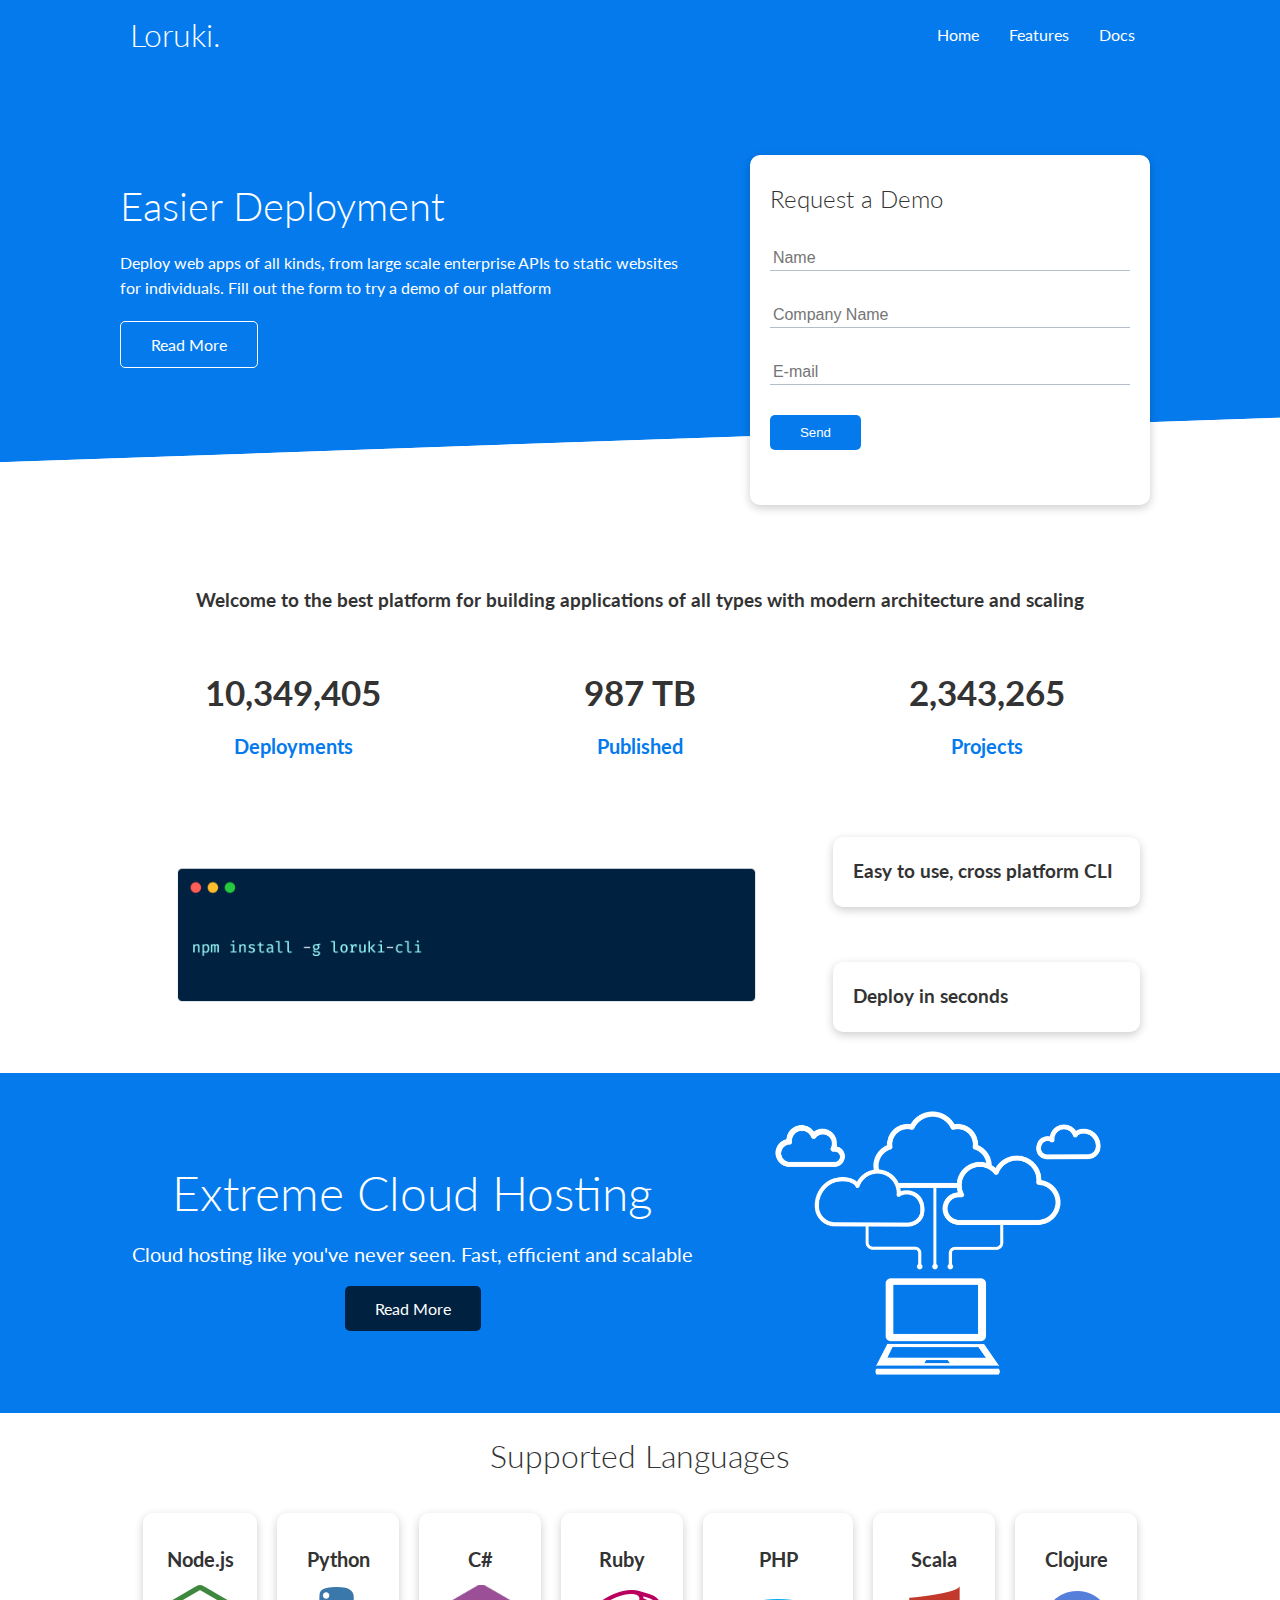
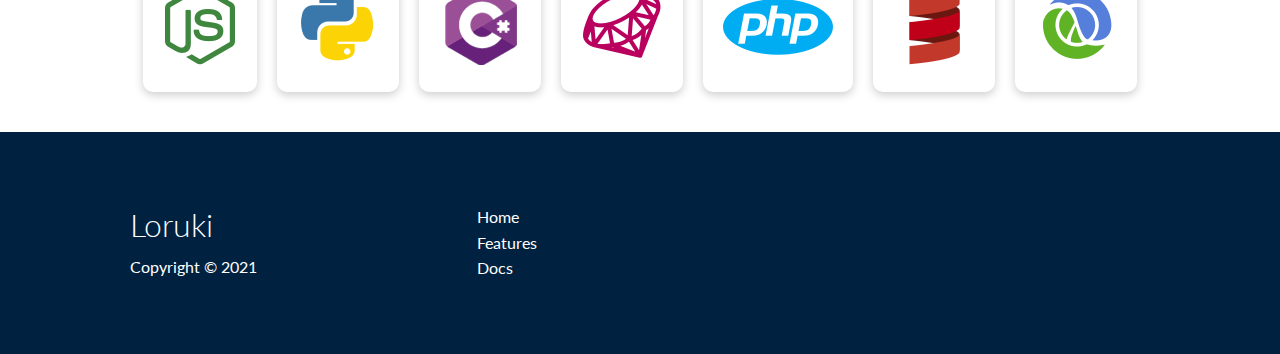
<file: index.html>
<!DOCTYPE html>
<html>
<head>
    <meta charset="UTF-8">
    <meta name="viewport" content="width=device-width, initial-scale=1.0">
    <link rel="stylesheet" href="https://cdnjs.cloudflare.com/ajax/libs/font-awesome/5.15.2/css/all.min.css" integrity="sha512-HK5fgLBL+xu6dm/Ii3z4xhlSUyZgTT9tuc/hSrtw6uzJOvgRr2a9jyxxT1ely+B+xFAmJKVSTbpM/CuL7qxO8w==" crossorigin="anonymous" />
    <link rel="stylesheet" href="css/style.css">
    <link rel="stylesheet" href="css/utilities.css">
    <title>Loruki | Cloud Hosting For Everyone</title>
<body>
    <!-- Navbar -->
    <div class="navbar">
        <div class="container flex">
            <h1 class="logo">Loruki.</h1>
            <nav>
                <ul>
                    <li><a href="index.html">Home</a></li>
                    <li><a href="features.html">Features</a></li>
                    <li><a href="docs.html">Docs</a></li>
                </ul>
            </nav>
        </div>
    </div>

    <!-- Showcase -->
    <section class="showcase">
        <div class="container grid">
            <div class="showcase-text">
                <h1>Easier Deployment</h1>
                <p>Deploy web apps of all kinds, from large scale enterprise APIs to static websites for individuals. Fill out the form to try a demo of our platform</p>
                <a href="features.html" class="btn btn-outline">Read More</a>
            </div>

            <div class="showcase-form card">
                <h2>Request a Demo</h2>
                <form>
                    <div class="form-control">
                        <input type="text" name="name" placeholder="Name" required>
                    </div>
                    <div class="form-control">
                        <input type="text" name="company" placeholder="Company Name" required>
                    </div>
                    <div class="form-control">
                        <input type="email" name="email" placeholder="E-mail" required>
                    </div>
                    <input type="submit" value="Send" class="btn btn-primary">
                </form>
            </div>
        </div>
    </section>

    <!-- Stats -->
    <section class="stats">
        <div class="container">
            <h3 class="stats-heading text-center my-1">
                Welcome to the best platform for building applications of all types with modern architecture and scaling
            </h3>
            <div class="grid grid-3 text-center my-4">
                <div>
                    <i class="fas fa-server fa-3x"></i>
                    <h3>10,349,405</h3>
                    <p class="text-secondary">Deployments</p>
                </div>
                <div>
                    <i class="fas fa-upload fa-3x"></i>
                    <h3>987 TB</h3>
                    <p class="text-secondary">Published</p>
                </div>
                <div>
                    <i class="fas fa-project-diagram fa-3x"></i>
                    <h3>2,343,265</h3>
                    <p class="text-secondary">Projects</p>
                </div>
            </div>
        </div>
    </section>

    <!-- Cli -->
    <section class="cli">
        <div class="container grid">
            <img src="images/cli.png" alt="">
            <div class="card">
                <h3>Easy to use, cross platform CLI</h3>
            </div>
            <div class="card">
                <h3>Deploy in seconds</h3>
            </div>
        </div>
    </section>

    <!-- Cloud -->
    <section class="cloud my-2 py-2">
        <div class="container grid">
            <div class="cloud-content">
                <h2>Extreme Cloud Hosting</h2>
                <p>Cloud hosting like you've never seen. Fast, efficient and scalable</p>
                <a href="features.html" class="btn btn-dark">Read More</a>
            </div>
            <img src="images/cloud.png" alt="">
        </div>
    </section>

    <!-- Languages -->
    <section class="languages">
        <h1>Supported Languages</h1>
        <div class="container flex">
            <div class="card">
                <p>Node.js</p>
                <img src="images/logos/node.png" alt="">
             </div>
              <div class="card">
                <p>Python</p>
                <img src="images/logos/python.png" alt="">
            </div>
            <div class="card">
                <p>C#</p>
                <img src="images/logos/csharp.png" alt="">
            </div>
            <div class="card">
                <p>Ruby</p>
                <img src="images/logos/ruby.png" alt="">
            </div>
            <div class="card">
                <p>PHP</p>
                <img src="images/logos/php.png" alt="">
            </div>
            <div class="card">
                <p>Scala</p>
                <img src="images/logos/scala.png" alt="">
            </div>
            <div class="card">
                <p>Clojure</p>
                <img src="images/logos/clojure.png" alt="">
            </div>
        </div>
    </section>

    <!-- Footer -->
    <footer class="footer py-5">
        <div class="container grid grid-3">
            <div>
                <h1>Loruki</h1>
                <p>Copyright &copy; 2021</p>
            </div>
            <nav>
                <ul>
                    <li><a href="index.html">Home</a></li>
                    <li><a href="features.html">Features</a></li>
                    <li><a href="docs.html">Docs</a></li>
                </ul>
            </nav>
            <div class="social">
                <a href="#"><i class="fab fa-github fa-2x"></i></a>
                <a href="#"><i class="fab fa-facebook fa-2x"></i></a>
                <a href="#"><i class="fab fa-instagram fa-2x"></i></a>
                <a href="#"><i class="fab fa-twitter fa-2x"></i></a>
            </div>
        </div>
    </footer>

</body>
</head>
</html>
</file>
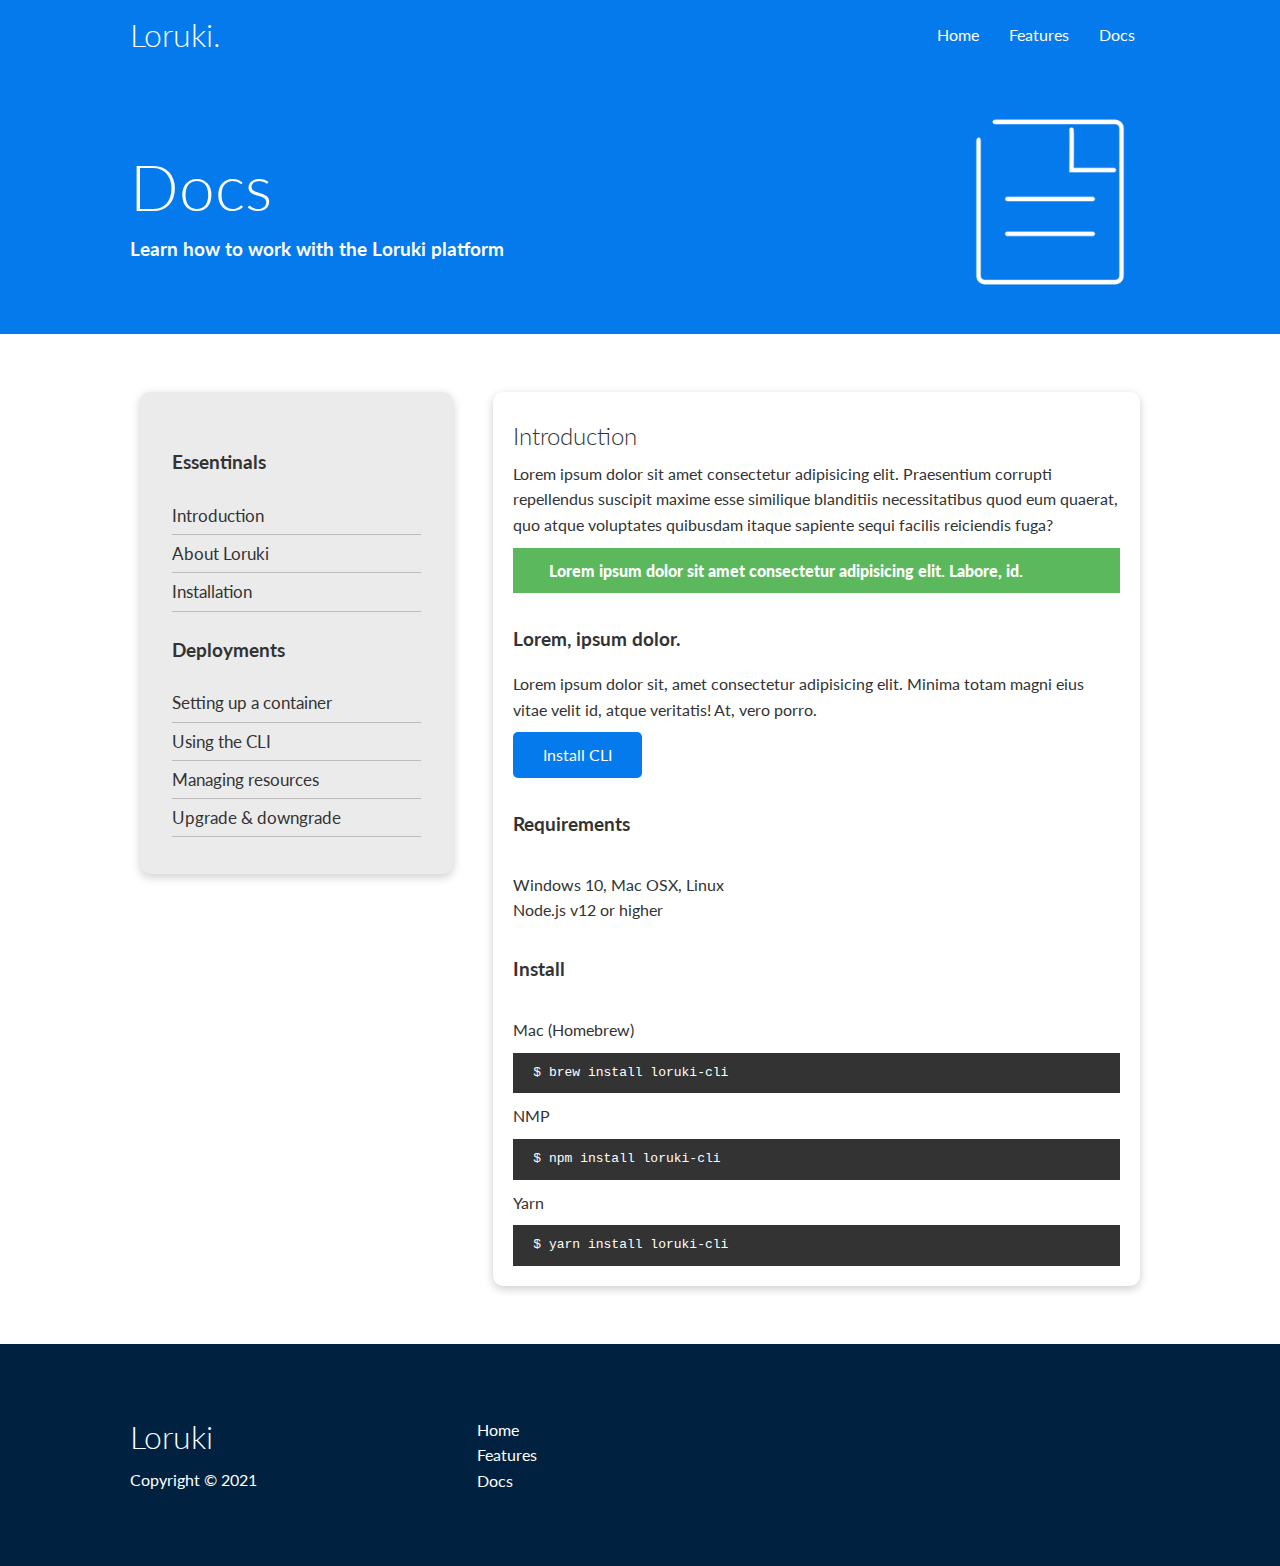
<file: docs.html>
<!DOCTYPE html>
<html>
<head>
    <meta charset="UTF-8">
    <meta name="viewport" content="width=device-width, initial-scale=1.0">
    <link rel="stylesheet" href="https://cdnjs.cloudflare.com/ajax/libs/font-awesome/5.15.2/css/all.min.css" integrity="sha512-HK5fgLBL+xu6dm/Ii3z4xhlSUyZgTT9tuc/hSrtw6uzJOvgRr2a9jyxxT1ely+B+xFAmJKVSTbpM/CuL7qxO8w==" crossorigin="anonymous" />
    <link rel="stylesheet" href="css/style.css">
    <link rel="stylesheet" href="css/utilities.css">
    <title>Loruki | Cloud Hosting For Everyone</title>
<body>
    <!-- Navbar -->
    <div class="navbar">
        <div class="container flex">
            <h1 class="logo">Loruki.</h1>
            <nav>
                <ul>
                    <li><a href="index.html">Home</a></li>
                    <li><a href="features.html">Features</a></li>
                    <li><a href="docs.html">Docs</a></li>
                </ul>
            </nav>
        </div>
    </div>

    <!-- Docs-Head -->
    <section class="docs-head py-3">
        <div class="container grid">
            <div class="head-content">
                <h1>Docs</h1>
                <h3>Learn how to work with the Loruki platform</h3>
            </div>
            <img src="images/docs.png" alt="">
        </div>
    </section>

    <!-- Docs-Body -->
    <section class="docs-body my-4">
        <div class="container grid">
            <div class="card card1 p-3">
                <h3 class="my-2">Essentinals</h3>
                <nav>
                    <ul>
                        <li><a href="#">Introduction</a></li>
                        <li><a href="#">About Loruki</a></li>
                        <li><a href="#">Installation</a></li>
                    </ul>
                </nav>

                <h3 class="my-2">Deployments</h3>
                <nav>
                    <ul>
                        <li><a href="#">Setting up a container</a></li>
                        <li><a href="#">Using the CLI</a></li>
                        <li><a href="#">Managing resources</a></li>
                        <li><a href="#">Upgrade & downgrade</a></li>
                    </ul>
                </nav>
            </div>
            <div class="card">
                <h2>Introduction</h2>
                <p>Lorem ipsum dolor sit amet consectetur adipisicing elit. Praesentium corrupti repellendus suscipit maxime esse similique blanditiis necessitatibus quod eum quaerat, quo atque voluptates quibusdam itaque sapiente sequi facilis reiciendis fuga?</p>
                <div class="alert alert-success mb-2">
                    <i class="fas fa-info px-1"></i> Lorem ipsum dolor sit amet consectetur adipisicing elit. Labore, id.
                </div>
                <h3 class="my-1">Lorem, ipsum dolor.</h3>
                <p>Lorem ipsum dolor sit, amet consectetur adipisicing elit. Minima totam magni eius vitae velit id, atque veritatis! At, vero porro.</p>
                <a href="#" class="btn btn-primary mb-2">Install CLI</a>

                <h3 class="mb-2">Requirements</h3>
                <ul class="mb-2">
                    <li>Windows 10, Mac OSX, Linux</li>
                    <li>Node.js v12 or higher</li>
                </ul>

                <h3 class="mb-2">Install</h3>
                <p>Mac (Homebrew)</p>
                <pre><code>$ brew install loruki-cli</code></pre>
                <p>NMP</p>
                <pre><code>$ npm install loruki-cli</code></pre>
                <p>Yarn</p>
                <pre><code>$ yarn install loruki-cli</code></pre>
            </div>
        </div>
    </section>

    <!-- Footer -->
    <footer class="footer py-5">
        <div class="container grid grid-3">
            <div>
                <h1>Loruki</h1>
                <p>Copyright &copy; 2021</p>
            </div>
            <nav>
                <ul>
                    <li><a href="index.html">Home</a></li>
                    <li><a href="features.html">Features</a></li>
                    <li><a href="docs.html">Docs</a></li>
                </ul>
            </nav>
            <div class="social">
                <a href="#"><i class="fab fa-github fa-2x"></i></a>
                <a href="#"><i class="fab fa-facebook fa-2x"></i></a>
                <a href="#"><i class="fab fa-instagram fa-2x"></i></a>
                <a href="#"><i class="fab fa-twitter fa-2x"></i></a>
            </div>
        </div>
    </footer>

</body>
</head>
</html>
</file>
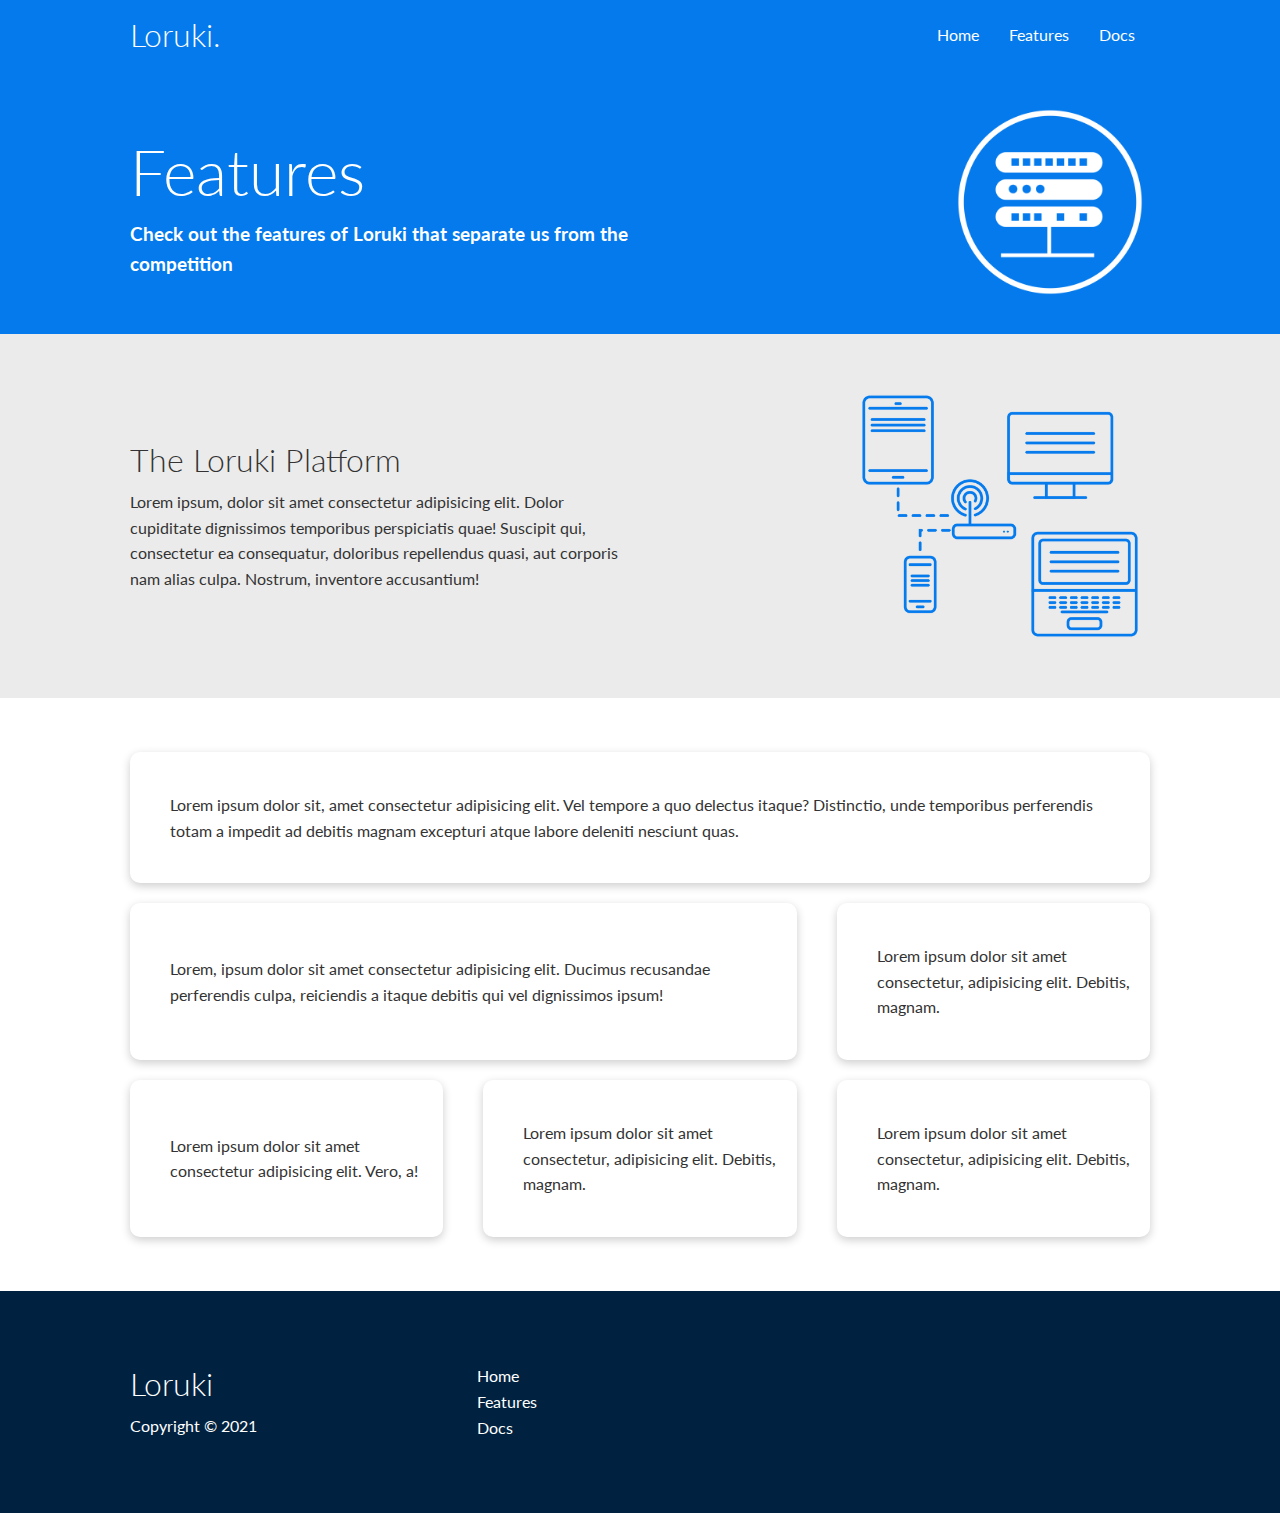
<file: features.html>
<!DOCTYPE html>
<html>
<head>
    <meta charset="UTF-8">
    <meta name="viewport" content="width=device-width, initial-scale=1.0">
    <link rel="stylesheet" href="https://cdnjs.cloudflare.com/ajax/libs/font-awesome/5.15.2/css/all.min.css" integrity="sha512-HK5fgLBL+xu6dm/Ii3z4xhlSUyZgTT9tuc/hSrtw6uzJOvgRr2a9jyxxT1ely+B+xFAmJKVSTbpM/CuL7qxO8w==" crossorigin="anonymous" />
    <link rel="stylesheet" href="css/style.css">
    <link rel="stylesheet" href="css/utilities.css">
    <title>Loruki | Cloud Hosting For Everyone</title>
<body>
    <!-- Navbar -->
    <div class="navbar">
        <div class="container flex">
            <h1 class="logo">Loruki.</h1>
            <nav>
                <ul>
                    <li><a href="index.html">Home</a></li>
                    <li><a href="features.html">Features</a></li>
                    <li><a href="docs.html">Docs</a></li>
                </ul>
            </nav>
        </div>
    </div>

    <!-- Head -->
    <section class="features-head py-3">
        <div class="container grid">
            <div class="head-content">
                <h1>Features</h1>
                <h3>Check out the features of Loruki that separate us from the competition</h3>
            </div>
            <img src="images/server.png" alt="">
        </div>
    </section>

    <!-- Sub-Head -->
    <section class="sub-head py-3">
        <div class="container grid">
            <div class="sub-content">
                <h1>The Loruki Platform</h1>
                <p>Lorem ipsum, dolor sit amet consectetur adipisicing elit. Dolor cupiditate dignissimos temporibus perspiciatis quae! Suscipit qui, consectetur ea consequatur, doloribus repellendus quasi, aut corporis nam alias culpa. Nostrum, inventore accusantium!</p>
            </div>
            <img src="images/server2.png" alt="">
        </div>
    </section>

    <!-- Main -->
    <section class="main my-2">
        <div class="container grid grid-3">
            <div class="card flex">
                <i class="fas fa-server fa-3x"></i>
                <p>Lorem ipsum dolor sit, amet consectetur adipisicing elit. Vel tempore a quo delectus itaque? Distinctio, unde temporibus perferendis totam a impedit ad debitis magnam excepturi atque labore deleniti nesciunt quas.</p>
            </div>
            <div class="card flex">
                <i class="fas fa-network-wired fa-3x"></i>
                <p>Lorem, ipsum dolor sit amet consectetur adipisicing elit. Ducimus recusandae perferendis culpa, reiciendis a itaque debitis qui vel dignissimos ipsum!</p>
            </div>
            <div class="card flex">
                <i class="fas fa-laptop-code fa-3x"></i>
                <p>Lorem ipsum dolor sit amet consectetur, adipisicing elit. Debitis, magnam.</p>
            </div>
            <div class="card flex">
                <i class="fas fa-database fa-3x"></i>
                <p>Lorem ipsum dolor sit amet consectetur adipisicing elit. Vero, a!</p>
            </div>
            <div class="card flex">
                <i class="fas fa-power-off fa-3x"></i>
                <p>
                    Lorem ipsum dolor sit amet consectetur, adipisicing elit. Debitis, magnam.</p>
            </div>
            <div class="card flex">
                <i class="fas fa-upload fa-3x"></i>
                <p>
                    Lorem ipsum dolor sit amet consectetur, adipisicing elit. Debitis, magnam.</p>
            </div>
        </div>
    </section>

    <!-- Footer -->
    <footer class="footer py-5">
        <div class="container grid grid-3">
            <div>
                <h1>Loruki</h1>
                <p>Copyright &copy; 2021</p>
            </div>
            <nav>
                <ul>
                    <li><a href="index.html">Home</a></li>
                    <li><a href="features.html">Features</a></li>
                    <li><a href="docs.html">Docs</a></li>
                </ul>
            </nav>
            <div class="social">
                <a href="#"><i class="fab fa-github fa-2x"></i></a>
                <a href="#"><i class="fab fa-facebook fa-2x"></i></a>
                <a href="#"><i class="fab fa-instagram fa-2x"></i></a>
                <a href="#"><i class="fab fa-twitter fa-2x"></i></a>
            </div>
        </div>
    </footer>

</body>
</head>
</html>
</file>
<file: css/style.css>
@import url('https://fonts.googleapis.com/css2?family=Lato:wght@300&display=swap');

/* Ovako pravimo globalne */
:root{
    --primary-color: #047aed;
}

*{
    box-sizing: border-box;
    padding: 0;
    margin: 0;
}

/* HOME */
body{
    font-family: 'Lato', sans-serif;
    color: #333;
    line-height: 1.6;
}

ul{
    list-style-type: none;
}

a{
    text-decoration: none;
    color: #333;
}

h1,h2{
    font-weight: 300;
    line-height: 1.2;
    margin: 10px 0;
}

p{
    margin: 10px 0;
}

img{
    width: 100%;
}

/* Navbar */
.navbar{
    background-color: var(--primary-color);
    color: #fff;
    height: 70px;
}

.navbar ul{
    display: flex; /* da linkovi budu u red ne u kolone */
}

.navbar a{
    color: #fff;
    padding: 10px;
    margin: 0 5px;
}

.navbar a:hover{
    border-bottom: 2px #fff solid;
}

.navbar .flex{
    justify-content: space-between; /* samo u navbar da bude space-between, dole je stavljeno da bude center */
}

/* Showcase */
.showcase{
    height: 400px;
    background-color: var(--primary-color);
    color: #fff;
    position: relative;
}

.showcase h1{
    font-size: 40px;
}

.showcase p{
    margin: 20px 0;
}

.showcase .grid{
    overflow: visible; /* da bi se kartica videla */
    grid-template-columns: 55% 44%;
    gap: 30px;
}

.showcase-text{
    animation: slideInFromLeft 1s ease-in;
}

.showcase-form{
    position: relative;
    top: 60px;
    height: 350px;
    width: 400px;
    padding: 40px;
    z-index: 100;
    justify-self: flex-end; /* gurne karticu skroz do kraj */
    animation: slideInFromRight 1s ease-in;
}

.showcase-form .form-control{
    margin: 30px 0;
}

.showcase-form input[type='text'],
.showcase-form input[type='email']{
    border: 0;
    border-bottom: 1px solid #b4becb;
    width: 100%;
    padding: 3px;
    font-size: 16px;
}

.showcase-form input:focus{ /* da se ne bi pojavio border kad ocemo da unesemo ime ili tako nesto */
    outline: none;
}

.showcase::before, /* ovako pravimo da bude isecena pozadina */
.showcase::after{
    content:'';
    position: absolute;
    height: 100px;
    bottom: -70px;
    right: 0;
    left: 0;
    background: #fff;
    transform: skewY(-2deg);
    -webkit-transform: skewY(-2deg); /* za chorme i safari */
    -moz-transform: skewY(-2deg); /* za mozilu*/
    -ms-transform: skewY(-2deg); /* za microsoft */
}

/* Stats */
.stats{
    padding-top: 100px;
}

.stats .grid h3{
    font-size: 35px;
}

.stats .grid p{
    font-size: 20px;
    font-weight: bold;
    color: var(--primary-color);
}

/* Cli */
.cli .grid{
    grid-template-columns: repeat(3, 1fr);
    grid-template-rows: repeat(2, 1fr);
}

.cli .grid > *:first-child{ /* ovako manipulisemo s prvi element */
    grid-column: 1 / span 2;
    grid-row: 1/ span 2;
}

/* Cloud */
.cloud{
    background: var(--primary-color);
    color: #fff;
}

.cloud .grid{
    grid-template-columns: 4fr 3fr;
    gap: 30px;
}

.cloud-content{
    text-align: center;
}

.cloud-content h2{
    font-size: 3rem;
    margin: 10px 0px;
}

.cloud-content p{
    font-size: 20px;
    margin: 16px 0px;
}

/* Languages */
.languages h1{
    text-align: center;
    font-size: 2rem;
    margin-bottom: 20px;
}

.languages .flex{
    flex-wrap: wrap;
}

.languages .card{
   text-align: center;
   margin: 18px 10px 40px;
   transition: 0.5s;
}

.languages .card:hover{
    transform: translateY(-15px);
}

.languages .card p{
    text-align: center;
    font-size: 20px;
    font-weight: bold;
}

/* Footer */
.footer{
    background-color: #002240;
    color: #fff;
}

.footer li a{
    color: #fff;
}

.footer .social a{
    margin: 0 10px;
    color: #fff;
}


/* FEATURES */

/* Head */
.features-head{
    background-color: var(--primary-color);
    color: #fff;
}

.features-head .grid h1{
    font-size: 4rem;
}

.features-head .grid img{
    width: 200px;
    justify-self: flex-end;
}

/* Sub-Head */
.sub-head{
    background-color: rgb(235, 235, 235);
}

.sub-head h1{
    font-size: 2rem;
}

.sub-head img{
    width: 300px;
    justify-self: flex-end;
}

/* Main */
.main .card > i{
    margin-right: 20px;
}

.main .grid{
    padding: 30px;
}

.main .grid > *:first-child{
    grid-column: 1 / span 3;
}

.main .grid > *:nth-child(2){
    grid-column: 1 / span 2;
}


/* DOCS */

/* Docs-Head */
.docs-head{
    background-color: var(--primary-color);
    color: #fff;
}

.docs-head .grid h1{
    font-size: 4rem;
}

.docs-head .grid img{
    width: 200px;
    justify-self: flex-end;
}

/* Docs-Body */
.docs-body .grid{
    grid-template-columns: 1fr 2fr;
    align-items: flex-start;
}

.docs-body .card1{
    background-color: rgb(235, 235, 235);
}

.docs-body .card1 nav ul li{
    border-bottom: 1px solid rgb(190, 189, 189);
    font-size: 17px;
    padding-bottom: 5px;
    margin-bottom: 5px;
}

.docs-body .card1 nav ul li a:hover{
    color: var(--primary-color);
    font-weight: 600;
}

.docs-body .card .alert{
    background-color: #5cb85c;
    color: #fff;
    font-weight: 900;
    padding: 10px;
}

.docs-body .card pre{
    background-color: #333333;
    color: #fff;
    padding: 10px;
}

.docs-body .card pre code{
    margin-left: 10px;
}

/* Tablets and under */
@media (max-width: 768px){
    .grid,
    .showcase .grid,
    .stats .grid,
    .cli .grid,
    .cloud .grid,
    .docs-body .grid,
    .main .grid{
        grid-template-columns: 1fr;
        grid-template-rows: 1fr;
    }

    .showcase{
        height: auto;
    }

    .showcase-text{
        text-align: center;
        margin-top: 40px;
    }

    .showcase-form{
        justify-self: center;
        margin: auto;
    }

    .cloud img{
        height: 350px;
        width: 620px;
        justify-self: center;
    }

    .footer .social{
        justify-self: end;
    }

    .footer .social a{
        margin: 0 5px;
    }

    .footer nav{
        justify-self: center;
    }
}

/* Animations */
@keyframes slideInFromLeft{
    0%{
        transform: translateX(-100%);
    }

    100%{
        transform: translateX(0);
    }
}

@keyframes slideInFromRight{
    0%{
        transform: translateX(100%);
    }

    100%{
        transform: translateX(0);
    }
}

/* Mobile */
@media (max-width: 500px){
    .navbar{
        height: 110px;
    }

    .navbar .flex{
        flex-direction: column;
        overflow: hidden;
    }

    .navbar ul{
        padding: 10px;
        background-color: rgba(0,0,0,0.1);
    }

    .cli .card h3{
        font-size: 15px;
    }

    .cloud h2{
        font-size: 35px;
    }

    .cloud p{
        font-size: 16px;
    }

    .cloud img{
        height: 220px;
        width: 330px;
        justify-self: center;
    }

    /* FEATURES / DOCS */
    .features-head .grid,
    .sub-head .grid,
    .docs-head .grid{
        grid-template-columns: 1fr;
    }

    .features-head .head-content,
    .sub-head .sub-content,
    .docs-head .head-content{
        text-align: center;
    }

    .features-head .grid img,
    .sub-head .grid img,
    .docs-head .grid img{
        justify-self: center;
    }

    .main .grid{
        gap: 10px;
    }

    .main .grid .card{
        margin: 0;
    }

    .main .grid > *:first-child{
        grid-column: 1 / span 2;
    }
}
</file>
<file: css/utilities.css>
.container{
    max-width: 1100px;
    margin: 0 auto;
    overflow: auto;
    padding: 0 40px;
}

.flex{
    display: flex;
    justify-content: center;
    align-items: center;
    height: 100%;
}

.grid{
    display: grid;
    grid-template-columns: repeat(2, 1fr);
    gap: 20px;
    justify-content: center;
    align-items: center;
    height: 100%;
}

.card{
    background-color: #fff;
    color: #333;
    border-radius: 10px;
    box-shadow: 0 3px 10px rgba(0,0,0,0.2);
    padding: 20px;
    margin: 10px;
}

.btn{
    display: inline-block;
    padding: 10px 30px;
    cursor: pointer;
    background: var(--primary-color);
    color: #fff;
    border: none;
    border-radius: 5px;
}

.btn:hover{
    transform: scale(.98);
}

.btn-outline{
    background-color: transparent;
    border: 1px solid #fff;
}

.grid-3{
    grid-template-columns: repeat(3, 1fr);
}

.text-center{
    text-align: center;
}

.btn-dark{
    background-color: #002240;
}

/* Margin */
.my-1{
    margin: 1rem 0;
}

.my-2{
    margin: 1.5rem 0;
}

.my-3{
    margin: 2rem 0;
}

.my-4{
    margin: 3rem 0;
}

.my-5{
    margin: 4rem 0;
}

.m-1{
    margin: 1rem;
}

.m-2{
    margin: 1.5rem;
}

.m-3{
    margin: 2rem;
}

.m-4{
    margin: 3rem;
}

.m-5{
    margin: 4rem;
}

.mb-2{
    margin-bottom: 2rem;
}

/* Padding */
.py-1{
    padding: 1rem 0;
}

.py-2{
    padding: 1.5rem 0;
}

.py-3{
    padding: 2rem 0;
}

.py-4{
    padding: 3rem 0;
}

.py-5{
    padding: 4rem 0;
}

.px-1{
    padding: 0 .8rem;
}

.px-2{
    padding: 0 1.5rem;
}

.px-3{
    padding: 0 2rem;
}

.px-4{
    padding: 0 3rem;
}

.px-5{
    padding: 0 4rem;
}

.p-1{
    padding: 1rem;
}

.p-2{
    padding: 1.5rem;
}

.p-3{
    padding: 2rem;
}

.p-4{
    padding: 3rem;
}

.p-5{
    padding: 4rem;
}
</file>
